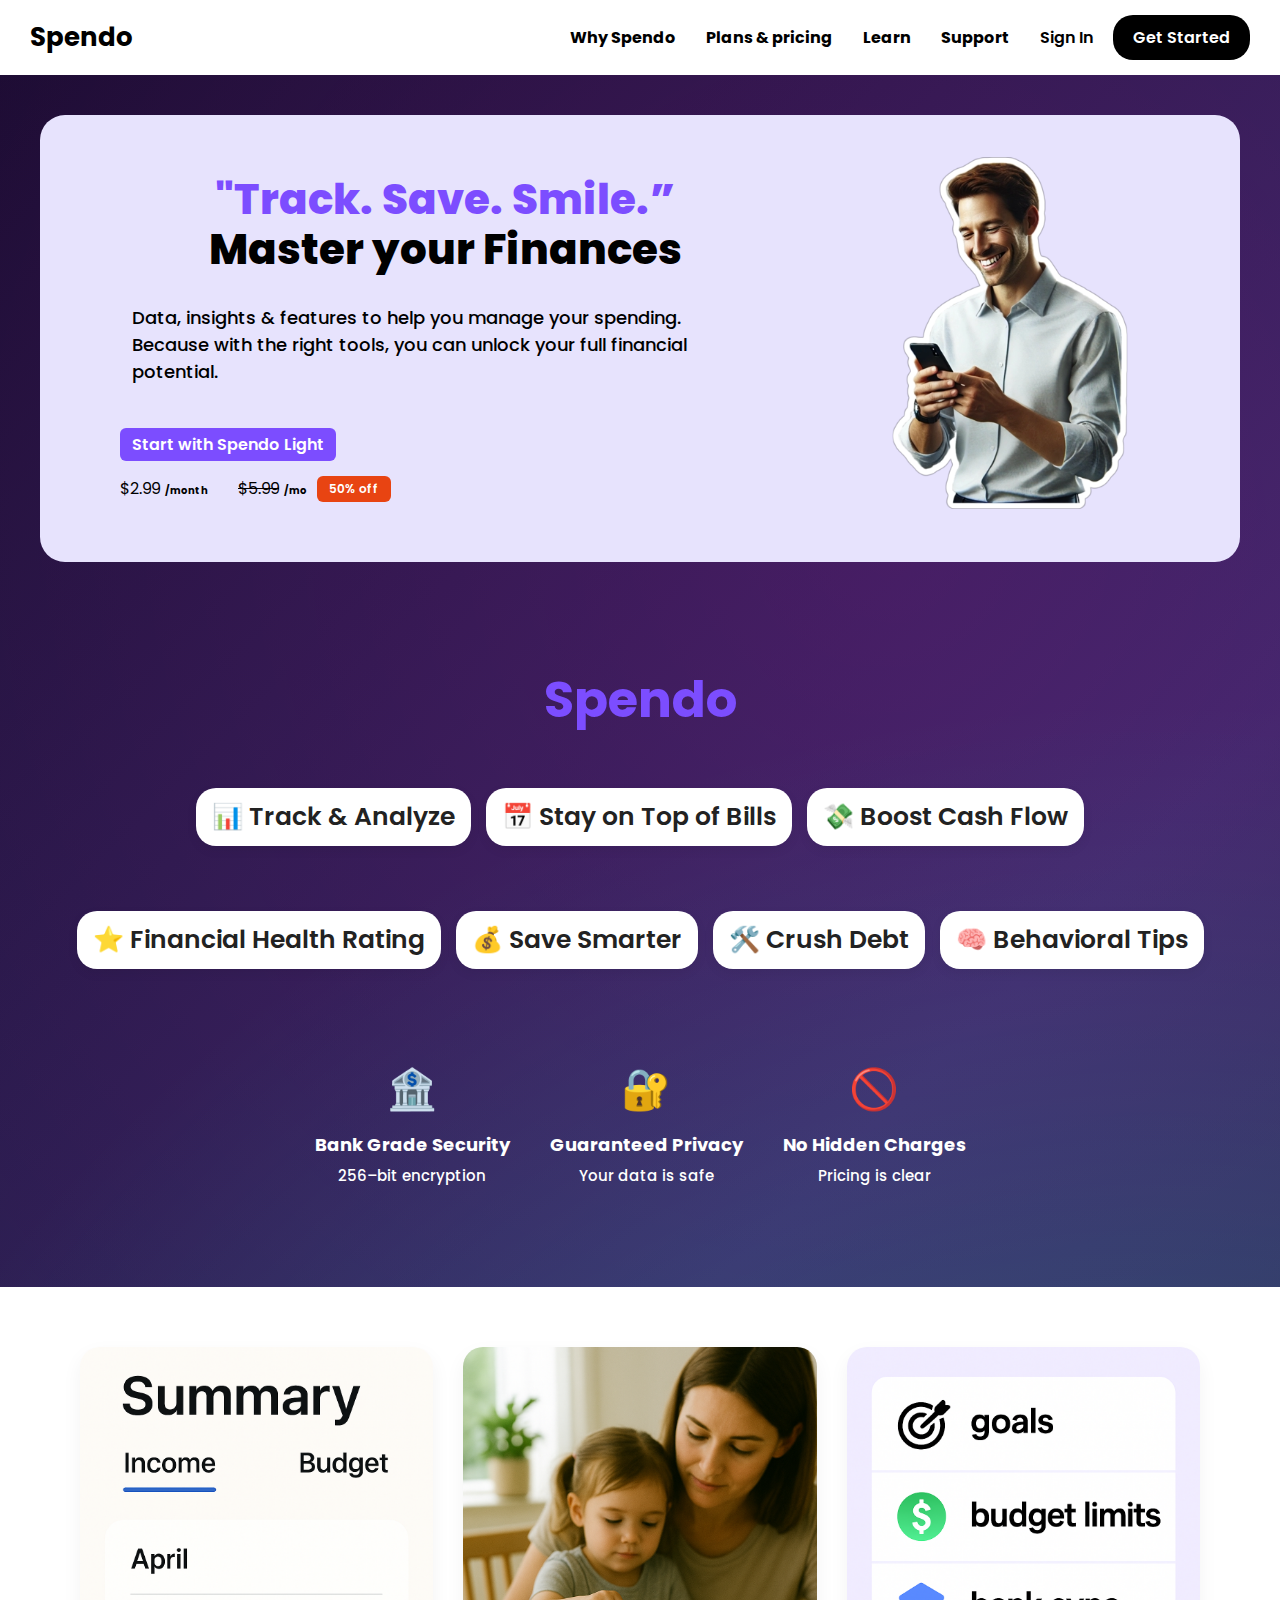
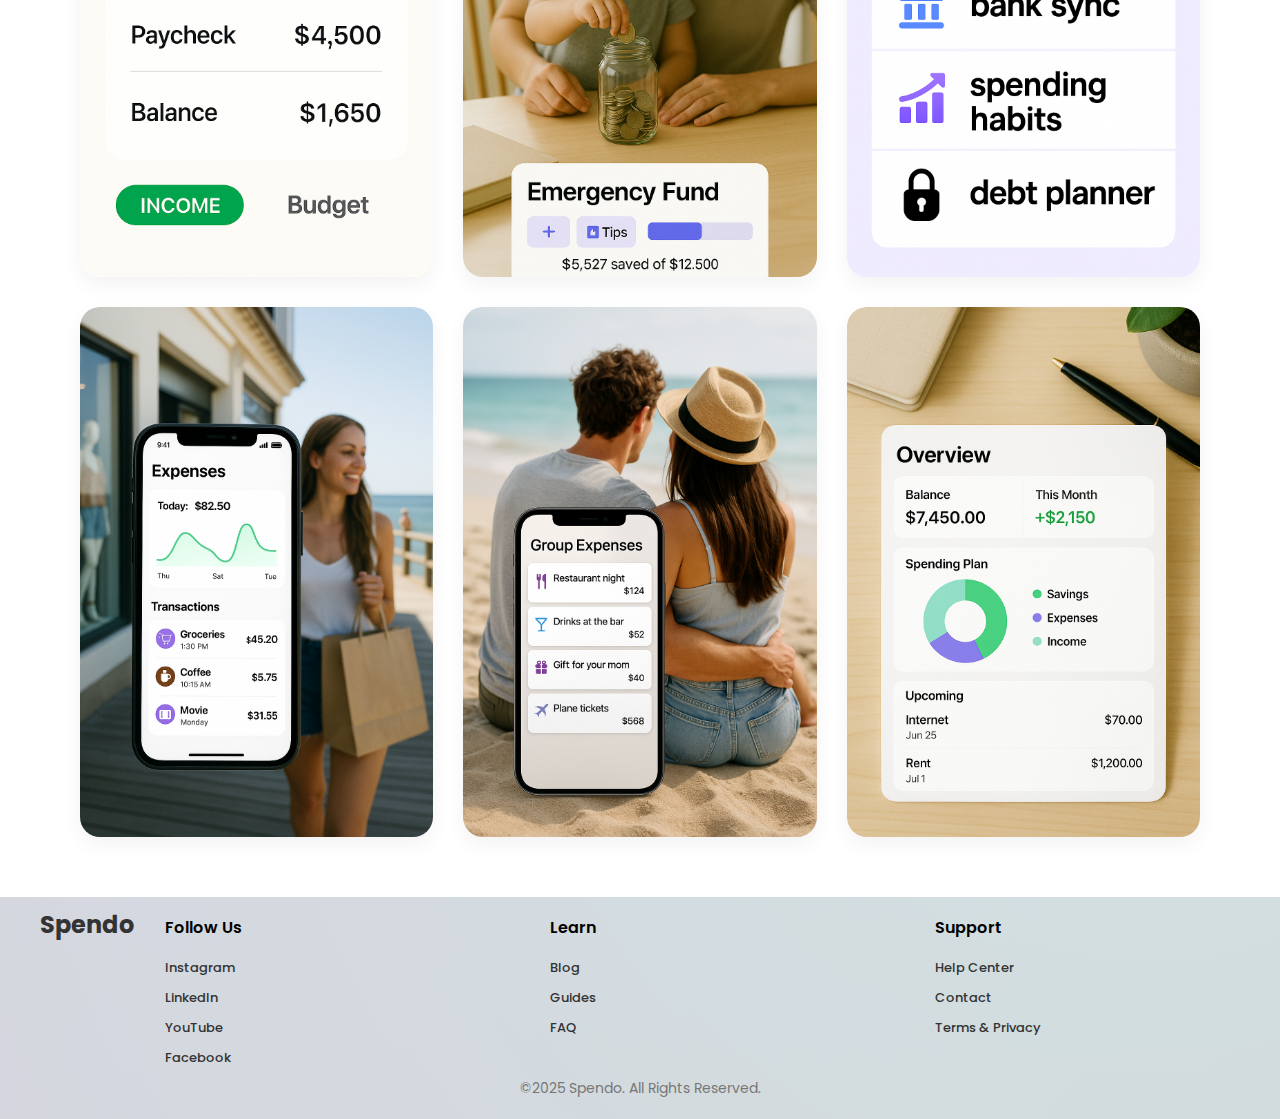
<file: index.html>
<!DOCTYPE html>
<html lang="en">
<head>
  <meta charset="UTF-8" />
  <meta name="viewport" content="width=device-width, initial-scale=1.0" />
  <title>Spendo</title>
  <link rel="stylesheet" href="css/style.css" />
</head>
<body>

  <header class="header-container">
    <nav class="navbar">
      <a href="index.html" class="logo" aria-label="Homepage">Spendo</a>
      
      <!-- Hamburger toggle -->
      <input type="checkbox" id="menu-toggle" class="menu-toggle">
      <label for="menu-toggle" class="hamburger">&#9776;</label>

      <!-- Navigation -->
      <div class="nav-menu-container">
        <ul class="nav-menu">
          <li><a href="page/why-spendo.html">Why Spendo</a></li>
          <li><a href="page/plans-pricing.html">Plans & pricing</a></li>
          <li><a href="page/learn.html">Learn</a></li>
          <li><a href="page/support.html">Support</a></li>
        </ul>
        <div class="nav-right">
          <a href="page/sign-in.html" class="sign-in-button">Sign In</a>
          <a href="page/get-started.html" class="get-started">Get Started</a>
        </div>
      </div>
    </nav>
  </header>

  <main class="hero-container">
    <div class="hero-content">
      <h1>
        <span class="highlight">"Track. Save. Smile.”</span><br />
        Master your Finances
      </h1>
      <p class="description">
        <span>Data, insights & features to help you manage your spending.</span><br>
        <span>Because with the right tools, you can unlock your full financial potential.</span>
      </p>
      <a href="#" class="call-to-action">Start with Spendo Light</a>

      <div class="pricing">
        <div class="price-block">
          <div class="price">
            <span class="current-price">$2.99</span>
            <span class="per-month">/month</span>
          </div>
        </div>
        <div class="price-block">
          <div class="price">
            <span class="original-price"><del>$5.99</del></span>
            <span class="per-month">/mo</span>
          </div>
          <div class="discount">50% off</div>
        </div>
      </div>
    </div>

    <div class="hero-picture">
      <img src="./media/1845a26b-4111-4a23-b75d-d0c8fffa2e07.webp" alt="hero picture" />
    </div>
  </main>

  <!-- Combined Features + Trust Section -->
  
  <section class="features-trust-wrapper">
   
    <!-- Features -->
    <div class="features-section">
      <h2 class="features-title">Spendo</h2>
      <div class="features-tags">
        <span>📊 Track & Analyze</span>
        <span>📅 Stay on Top of Bills</span>
        <span>💸 Boost Cash Flow</span>
        <span>⭐ Financial Health Rating</span>
        <span>💰 Save Smarter</span>
        <span>🛠️ Crush Debt</span>
        <span>🧠 Behavioral Tips</span>
      </div>
    </div>

    <!-- Trust -->
    <div class="trust-row">
      <div class="trust-box">
        <span class="trust-icon">🏦</span>
        <div>
          <h3>Bank Grade Security</h3>
          <p>256–bit encryption</p>
        </div>
      </div>

      <div class="trust-box">
        <span class="trust-icon">🔐</span>
        <div>
          <h3>Guaranteed Privacy</h3>
          <p>Your data is safe</p>
        </div>
      </div>

      <div class="trust-box">
        <span class="trust-icon">🚫</span>
        <div>
          <h3>No Hidden Charges</h3>
          <p>Pricing is clear</p>
        </div>
      </div>
    </div>
  </section>

  <!-- Gallery -->
  <section class="gallery-section">
    <div class="gallery-grid">
      <div class="gallery-item"><img src="media/summary.png" alt="summary" /></div>
      <div class="gallery-item"><img src="media/emergency-fund.png" alt="emergency fund" /></div>
      <div class="gallery-item"><img src="media/features.png" alt="features" /></div>
      <div class="gallery-item"><img src="media/expenses.png" alt="expenses" /></div>
      <div class="gallery-item"><img src="media/group-expenses.png" alt="market value" /></div>
      <div class="gallery-item"><img src="media/overview.png" alt="overview" /></div>
    </div>
  </section>

  <!-- Footer -->
  <footer class="footer">
    <div class="footer-container">
      <div class="footer-left">
        <h2 class="footer-logo">Spendo</h2>
      </div>
      <div class="footer-links">
        <div class="footer-column">
          <h4>Follow Us</h4>
          <a href="#">Instagram</a>
          <a href="#">LinkedIn</a>
          <a href="#">YouTube</a>
          <a href="#">Facebook</a>
        </div>
        <div class="footer-column">
          <h4>Learn</h4>
          <a href="#">Blog</a>
          <a href="#">Guides</a>
          <a href="#">FAQ</a>
        </div>
        <div class="footer-column">
          <h4>Support</h4>
          <a href="#">Help Center</a>
          <a href="#">Contact</a>
          <a href="#">Terms & Privacy</a>
        </div>
      </div>
    </div>
    <div class="footer-bottom">
      <p>&copy;2025 Spendo. All Rights Reserved.</p>
    </div>
  </footer>

</body>
</html>
</file>
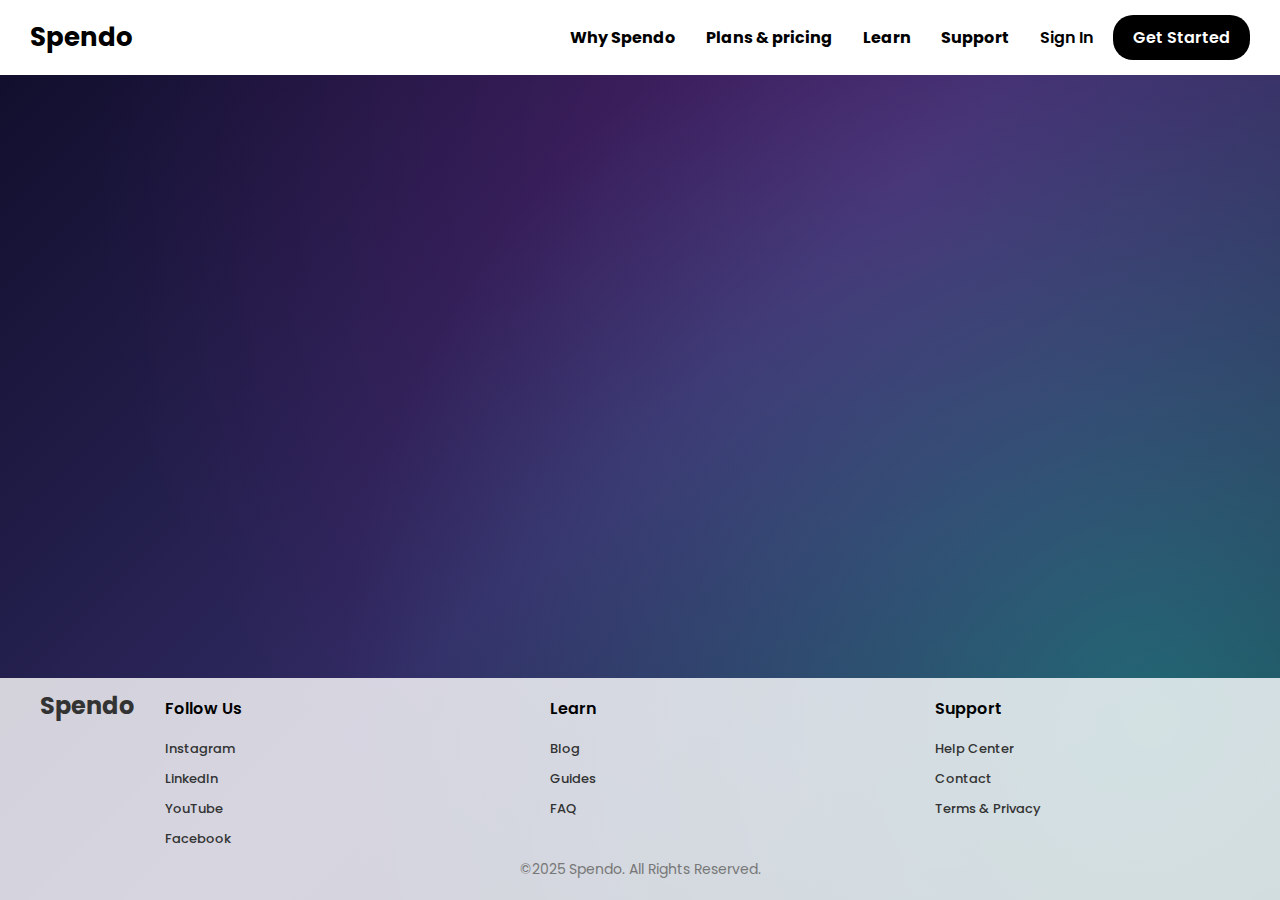
<file: page/get-started.html>
<!DOCTYPE html>
<html lang="en">
<head>
  <meta charset="UTF-8" />
  <meta name="viewport" content="width=device-width, initial-scale=1.0" />

  <!-- Fonts -->
  <style>
    @import url('https://fonts.googleapis.com/css2?family=Poppins:wght@700&display=swap');
  </style>

  <title>Get Started - Spendo</title>

  <!-- Stylesheet -->
  <link rel="stylesheet" href="../css/style.css" />
</head>

<body>
  <!-- Header -->
  <header class="header-container">
    <nav class="navbar">
      <a href="../index.html" class="logo">Spendo</a>

      <!-- Hamburger toggle -->
      <input type="checkbox" id="menu-toggle" class="menu-toggle" />
      <label for="menu-toggle" class="hamburger">&#9776;</label>

      <!-- Nav items -->
      <div class="nav-menu-container">
        <ul class="nav-menu">
          <li><a href="./why-spendo.html">Why Spendo</a></li>
          <li><a href="./plans-pricing.html">Plans & pricing</a></li>
          <li><a href="./learn.html">Learn</a></li>
          <li><a href="./support.html">Support</a></li>
        </ul>

        <div class="nav-right">
          <a href="./sign-in.html" class="sign-in-button">Sign In</a>
          <a href="./get-started.html" class="get-started">Get Started</a>
        </div>
      </div>
    </nav>
  </header>

  <!-- Page content here -->
  <main>
    <!-- Add your Get Started content here -->
  </main>

  <!-- Footer -->
  <footer class="footer">
    <div class="footer-container">
      <div class="footer-left">
        <h2 class="footer-logo">Spendo</h2>
      </div>

      <div class="footer-links">
        <div class="footer-column">
          <h4>Follow Us</h4>
          <a href="#"><i class="fa-brands fa-instagram"></i> Instagram</a>
          <a href="#"><i class="fa-brands fa-linkedin-in"></i> LinkedIn</a>
          <a href="#"><i class="fa-brands fa-youtube"></i> YouTube</a>
          <a href="#"><i class="fa-brands fa-facebook"></i> Facebook</a>
        </div>

        <div class="footer-column">
          <h4>Learn</h4>
          <a href="#">Blog</a>
          <a href="#">Guides</a>
          <a href="#">FAQ</a>
        </div>

        <div class="footer-column">
          <h4>Support</h4>
          <a href="#">Help Center</a>
          <a href="#">Contact</a>
          <a href="#">Terms & Privacy</a>
        </div>
      </div>
    </div>

    <div class="footer-bottom">
      <p>&copy;2025 Spendo. All Rights Reserved.</p>
    </div>
  </footer>
</body>
</html>
</file>
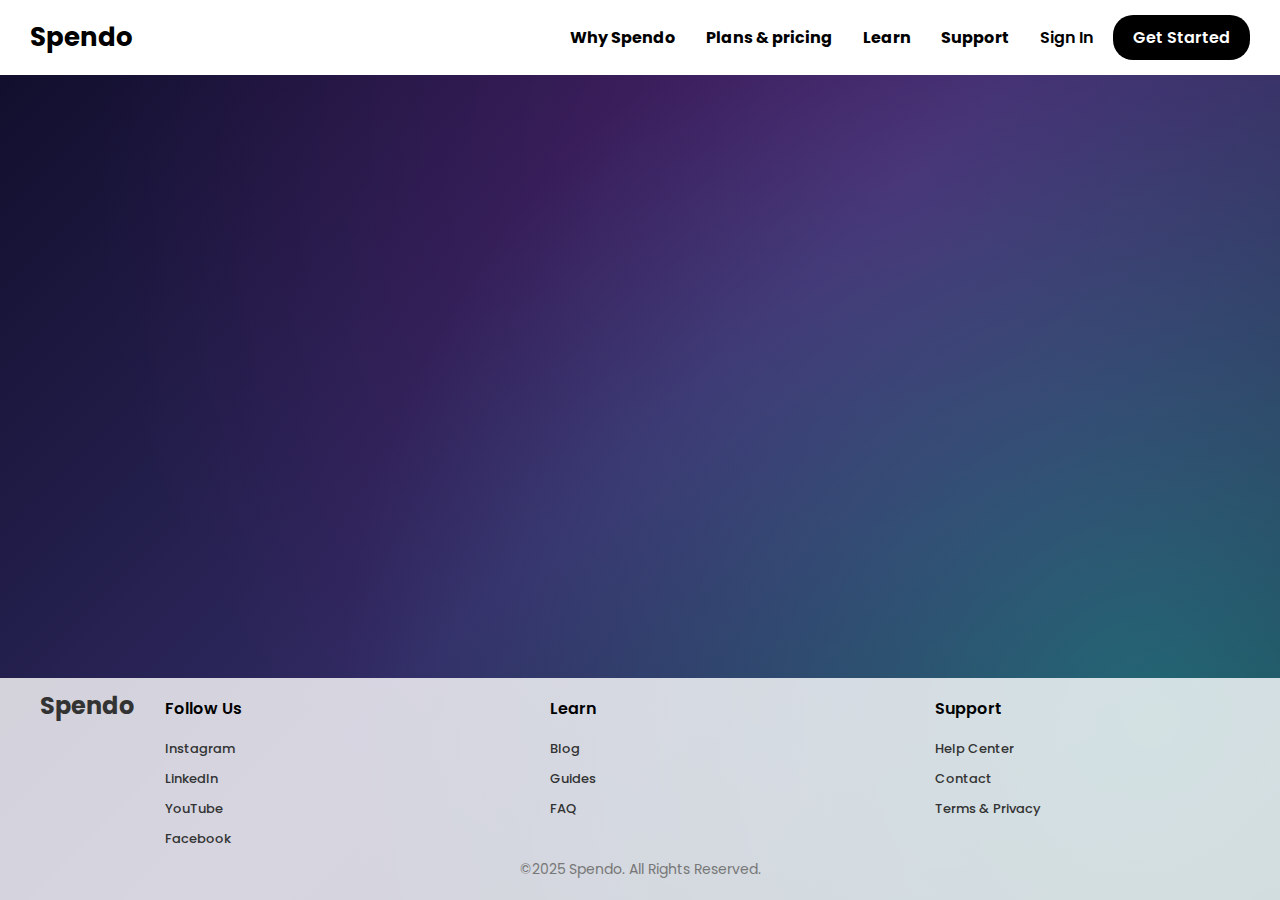
<file: page/learn.html>
<!DOCTYPE html>
<html lang="en">
<head>
  <meta charset="UTF-8" />
  <meta name="viewport" content="width=device-width, initial-scale=1.0" />

  <!-- Imported Google Fonts -->
  <style>
    @import url('https://fonts.googleapis.com/css2?family=Poppins:wght@700&display=swap');
  </style>

  <title>Learn - Spendo</title>

  <!-- Link to CSS -->
  <link rel="stylesheet" href="../css/style.css" />
</head>

<body>
  <!-- Header -->
  <header class="header-container">
    <nav class="navbar">
      <a href="../index.html" class="logo">Spendo</a>

      <!-- Hamburger toggle -->
      <input type="checkbox" id="menu-toggle" class="menu-toggle" />
      <label for="menu-toggle" class="hamburger">&#9776;</label>

      <!-- Navigation items -->
      <div class="nav-menu-container">
        <ul class="nav-menu">
          <li><a href="./why-spendo.html">Why Spendo</a></li>
          <li><a href="./plans-pricing.html">Plans & pricing</a></li>
          <li><a href="./learn.html">Learn</a></li>
          <li><a href="./support.html">Support</a></li>
        </ul>

        <div class="nav-right">
          <a href="./sign-in.html" class="sign-in-button">Sign In</a>
          <a href="./get-started.html" class="get-started">Get Started</a>
        </div>
      </div>
    </nav>
  </header>

  <!-- Main content -->
  <main>
    <!-- Add your Learn content here -->
  </main>

  <!-- Footer -->
  <footer class="footer">
    <div class="footer-container">
      <div class="footer-left">
        <h2 class="footer-logo">Spendo</h2>
      </div>

      <div class="footer-links">
        <div class="footer-column">
          <h4>Follow Us</h4>
          <a href="#"><i class="fa-brands fa-instagram"></i> Instagram</a>
          <a href="#"><i class="fa-brands fa-linkedin-in"></i> LinkedIn</a>
          <a href="#"><i class="fa-brands fa-youtube"></i> YouTube</a>
          <a href="#"><i class="fa-brands fa-facebook"></i> Facebook</a>
        </div>

        <div class="footer-column">
          <h4>Learn</h4>
          <a href="#">Blog</a>
          <a href="#">Guides</a>
          <a href="#">FAQ</a>
        </div>

        <div class="footer-column">
          <h4>Support</h4>
          <a href="#">Help Center</a>
          <a href="#">Contact</a>
          <a href="#">Terms & Privacy</a>
        </div>
      </div>
    </div>

    <div class="footer-bottom">
      <p>&copy;2025 Spendo. All Rights Reserved.</p>
    </div>
  </footer>
</body>
</html>
</file>
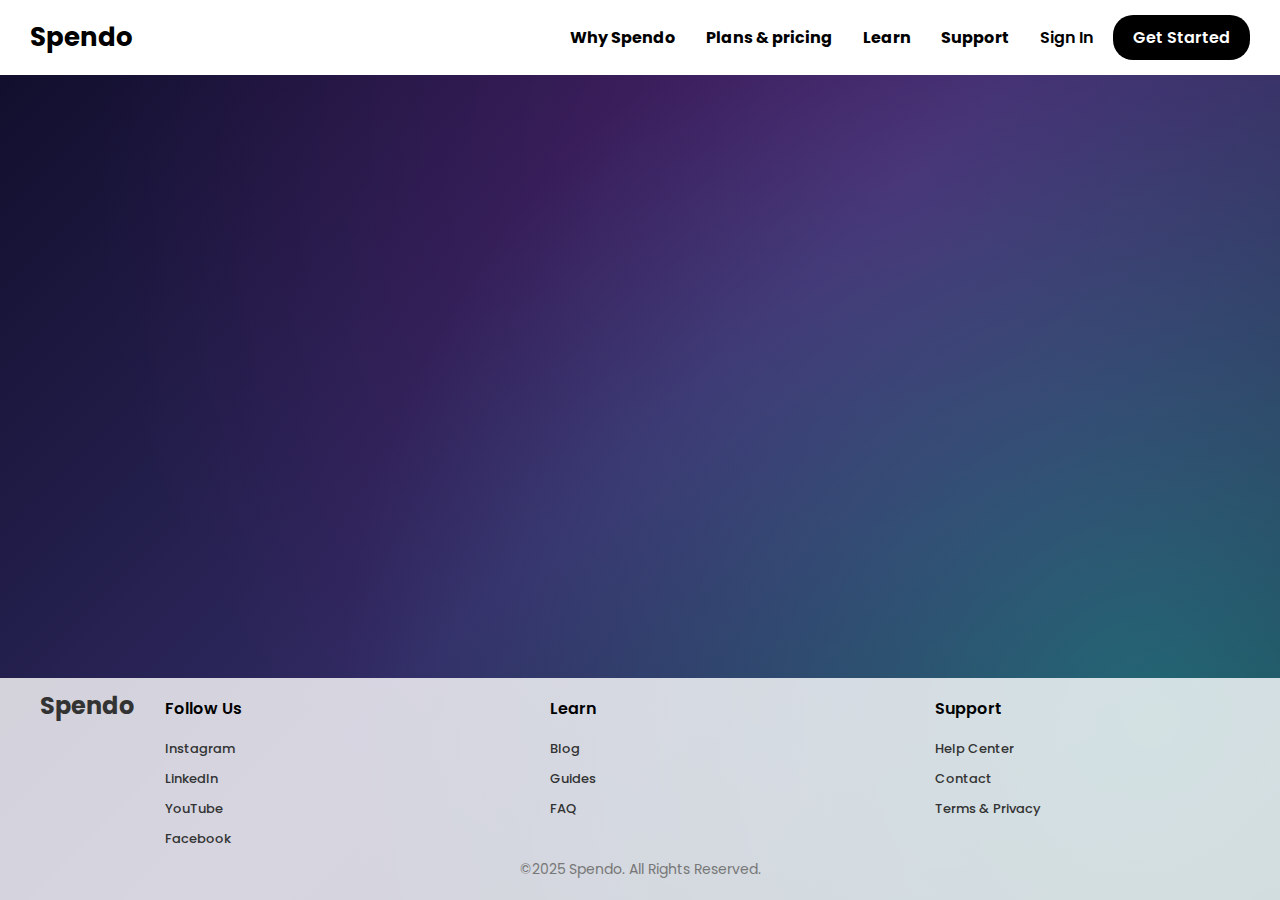
<file: page/plans-pricing.html>
<!DOCTYPE html>
<html lang="en">
<head>
  <meta charset="UTF-8" />
  <meta name="viewport" content="width=device-width, initial-scale=1.0" />

  <!-- Imported Google Fonts -->
  <style>
    @import url('https://fonts.googleapis.com/css2?family=Poppins:wght@700&display=swap');
  </style>

  <title>Plans & Pricing - Spendo</title>

  <!-- Link CSS -->
  <link rel="stylesheet" href="../css/style.css" />
</head>

<body>
  <!-- Header -->
  <header class="header-container">
    <nav class="navbar">
      <a href="../index.html" class="logo">Spendo</a>

      <!-- Hamburger toggle -->
      <input type="checkbox" id="menu-toggle" class="menu-toggle" />
      <label for="menu-toggle" class="hamburger">&#9776;</label>

      <!-- Navigation items -->
      <div class="nav-menu-container">
        <ul class="nav-menu">
          <li><a href="./why-spendo.html">Why Spendo</a></li>
          <li><a href="./plans-pricing.html">Plans & pricing</a></li>
          <li><a href="./learn.html">Learn</a></li>
          <li><a href="./support.html">Support</a></li>
        </ul>

        <div class="nav-right">
          <a href="./sign-in.html" class="sign-in-button">Sign In</a>
          <a href="./get-started.html" class="get-started">Get Started</a>
        </div>
      </div>
    </nav>
  </header>

  <!-- Main content -->
  <main>
    <!-- Add your pricing content here -->
  </main>

  <!-- Footer -->
  <footer class="footer">
    <div class="footer-container">
      <div class="footer-left">
        <h2 class="footer-logo">Spendo</h2>
      </div>

      <div class="footer-links">
        <div class="footer-column">
          <h4>Follow Us</h4>
          <a href="#"><i class="fa-brands fa-instagram"></i> Instagram</a>
          <a href="#"><i class="fa-brands fa-linkedin-in"></i> LinkedIn</a>
          <a href="#"><i class="fa-brands fa-youtube"></i> YouTube</a>
          <a href="#"><i class="fa-brands fa-facebook"></i> Facebook</a>
        </div>

        <div class="footer-column">
          <h4>Learn</h4>
          <a href="#">Blog</a>
          <a href="#">Guides</a>
          <a href="#">FAQ</a>
        </div>

        <div class="footer-column">
          <h4>Support</h4>
          <a href="#">Help Center</a>
          <a href="#">Contact</a>
          <a href="#">Terms & Privacy</a>
        </div>
      </div>
    </div>

    <div class="footer-bottom">
      <p>&copy;2025 Spendo. All Rights Reserved.</p>
    </div>
  </footer>
</body>
</html>
</file>
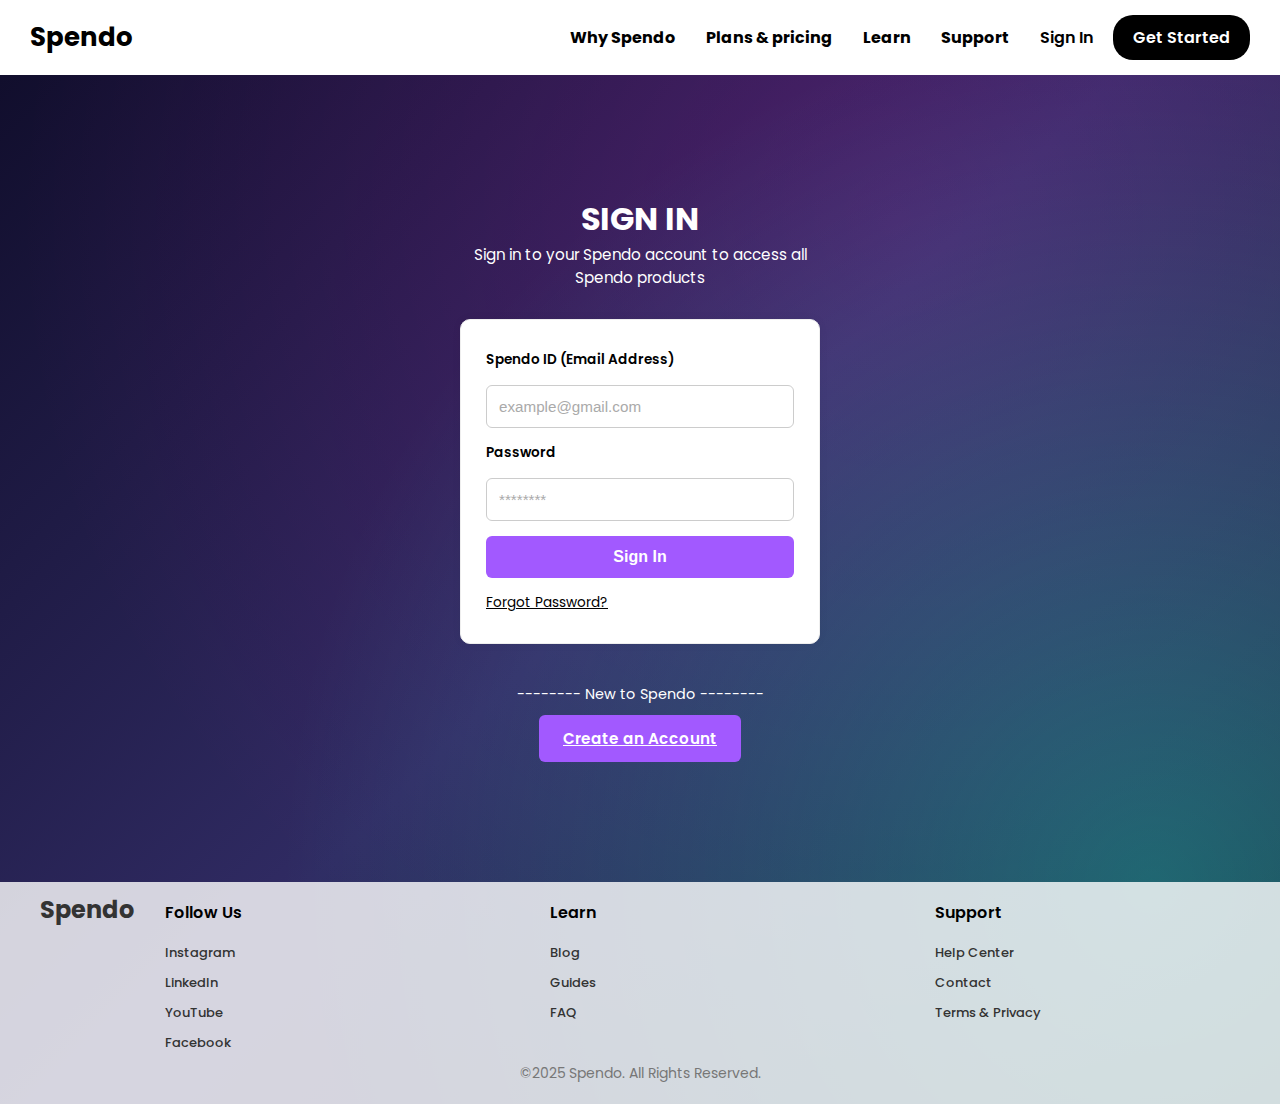
<file: page/sign-in.html>
<!DOCTYPE html>
<html lang="en">
<head>
  <meta charset="UTF-8" />
  <meta name="viewport" content="width=device-width, initial-scale=1.0" />

  <!-- Imported Google Fonts -->
  <style>
    @import url('https://fonts.googleapis.com/css2?family=Poppins:wght@700&display=swap');
  </style>

  <title>Sign In - Spendo</title>

  <!-- Link CSS file -->
  <link rel="stylesheet" href="../css/style.css" />
</head>

<body>
  <!-- Header -->
  <header class="header-container">
    <nav class="navbar">
      <a href="../index.html" class="logo">Spendo</a>

      <!-- Hamburger toggle -->
      <input type="checkbox" id="menu-toggle" class="menu-toggle" />
      <label for="menu-toggle" class="hamburger">&#9776;</label>

      <div class="nav-menu-container">
        <ul class="nav-menu">
          <li><a href="./why-spendo.html">Why Spendo</a></li>
          <li><a href="./plans-pricing.html">Plans & pricing</a></li>
          <li><a href="./learn.html">Learn</a></li>
          <li><a href="./support.html">Support</a></li>
        </ul>

        <div class="nav-right">
          <a href="./sign-in.html" class="sign-in-button">Sign In</a>
          <a href="./get-started.html" class="get-started">Get Started</a>
        </div>
      </div>
    </nav>
  </header>

  <!-- Main content -->
  <main class="sign-in-container">
    <h1 class="sing-in-title">SIGN IN</h1>
    <p class="sign-in-text">Sign in to your Spendo account to access all Spendo products</p>

    <!-- Form -->
    <form class="sign-in-form">
      <label for="email">Spendo ID (Email Address)</label>
      <input type="email" id="email" name="email" placeholder="example@gmail.com" required />

      <label for="password">Password</label>
      <input type="password" id="password" name="password" placeholder="********" required />

      <button type="submit" class="sign-in-button-form">Sign In</button>
      <a href="#" class="forgot-password">Forgot Password?</a>
    </form>

    <div class="create-account">
      <p>-------- New to Spendo --------</p>
      <a href="#" class="create-account-button">Create an Account</a>
    </div>
  </main>

  <!-- Footer -->
  <footer class="footer">
    <div class="footer-container">
      <div class="footer-left">
        <h2 class="footer-logo">Spendo</h2>
      </div>

      <div class="footer-links">
        <div class="footer-column">
          <h4>Follow Us</h4>
          <a href="#"><i class="fa-brands fa-instagram"></i> Instagram</a>
          <a href="#"><i class="fa-brands fa-linkedin-in"></i> LinkedIn</a>
          <a href="#"><i class="fa-brands fa-youtube"></i> YouTube</a>
          <a href="#"><i class="fa-brands fa-facebook"></i> Facebook</a>
        </div>

        <div class="footer-column">
          <h4>Learn</h4>
          <a href="#">Blog</a>
          <a href="#">Guides</a>
          <a href="#">FAQ</a>
        </div>

        <div class="footer-column">
          <h4>Support</h4>
          <a href="#">Help Center</a>
          <a href="#">Contact</a>
          <a href="#">Terms & Privacy</a>
        </div>
      </div>
    </div>

    <div class="footer-bottom">
      <p>&copy;2025 Spendo. All Rights Reserved.</p>
    </div>
  </footer>
</body>
</html>
</file>
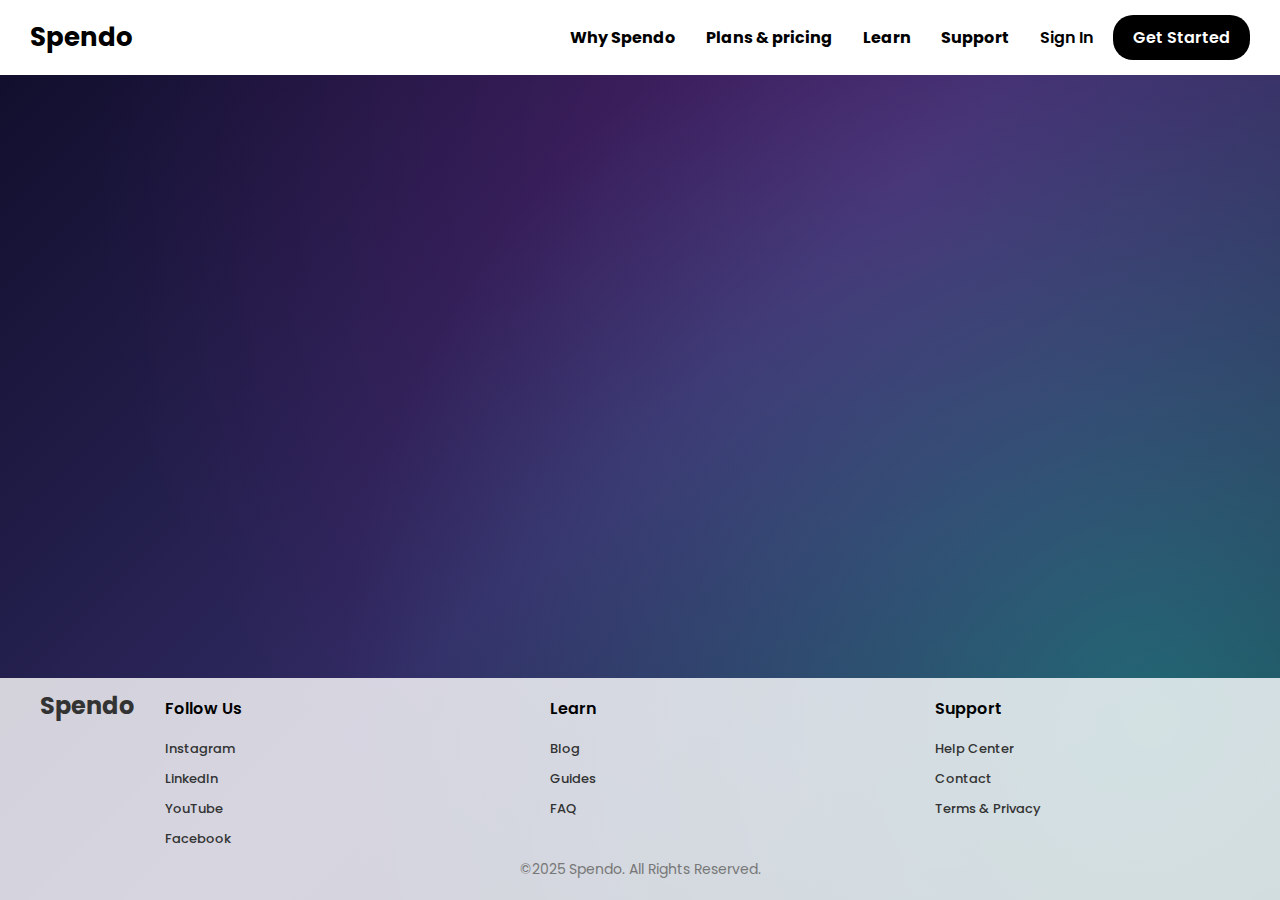
<file: page/support.html>
<!DOCTYPE html>
<html lang="en">
<head>
  <meta charset="UTF-8" />
  <meta name="viewport" content="width=device-width, initial-scale=1.0" />

  <!-- Imported Google Fonts -->
  <style>
    @import url('https://fonts.googleapis.com/css2?family=Poppins:wght@700&display=swap');
  </style>

  <title>Support - Spendo</title>

  <!-- Link CSS file -->
  <link rel="stylesheet" href="../css/style.css" />
</head>

<body>
  <!-- Header -->
  <header class="header-container">
    <nav class="navbar">
      <a href="../index.html" class="logo">Spendo</a>

      <!-- Hamburger toggle -->
      <input type="checkbox" id="menu-toggle" class="menu-toggle" />
      <label for="menu-toggle" class="hamburger">&#9776;</label>

      <div class="nav-menu-container">
        <ul class="nav-menu">
          <li><a href="./why-spendo.html">Why Spendo</a></li>
          <li><a href="./plans-pricing.html">Plans & pricing</a></li>
          <li><a href="./learn.html">Learn</a></li>
          <li><a href="./support.html">Support</a></li>
        </ul>

        <div class="nav-right">
          <a href="./sign-in.html" class="sign-in-button">Sign In</a>
          <a href="./get-started.html" class="get-started">Get Started</a>
        </div>
      </div>
    </nav>
  </header>

  <!-- Main content -->
  <main>
    <!-- Add your Support content here -->
  </main>

  <!-- Footer -->
  <footer class="footer">
    <div class="footer-container">
      <div class="footer-left">
        <h2 class="footer-logo">Spendo</h2>
      </div>

      <div class="footer-links">
        <div class="footer-column">
          <h4>Follow Us</h4>
          <a href="#"><i class="fa-brands fa-instagram"></i> Instagram</a>
          <a href="#"><i class="fa-brands fa-linkedin-in"></i> LinkedIn</a>
          <a href="#"><i class="fa-brands fa-youtube"></i> YouTube</a>
          <a href="#"><i class="fa-brands fa-facebook"></i> Facebook</a>
        </div>

        <div class="footer-column">
          <h4>Learn</h4>
          <a href="#">Blog</a>
          <a href="#">Guides</a>
          <a href="#">FAQ</a>
        </div>

        <div class="footer-column">
          <h4>Support</h4>
          <a href="#">Help Center</a>
          <a href="#">Contact</a>
          <a href="#">Terms & Privacy</a>
        </div>
      </div>
    </div>

    <div class="footer-bottom">
      <p>&copy;2025 Spendo. All Rights Reserved.</p>
    </div>
  </footer>
</body>
</html>
</file>
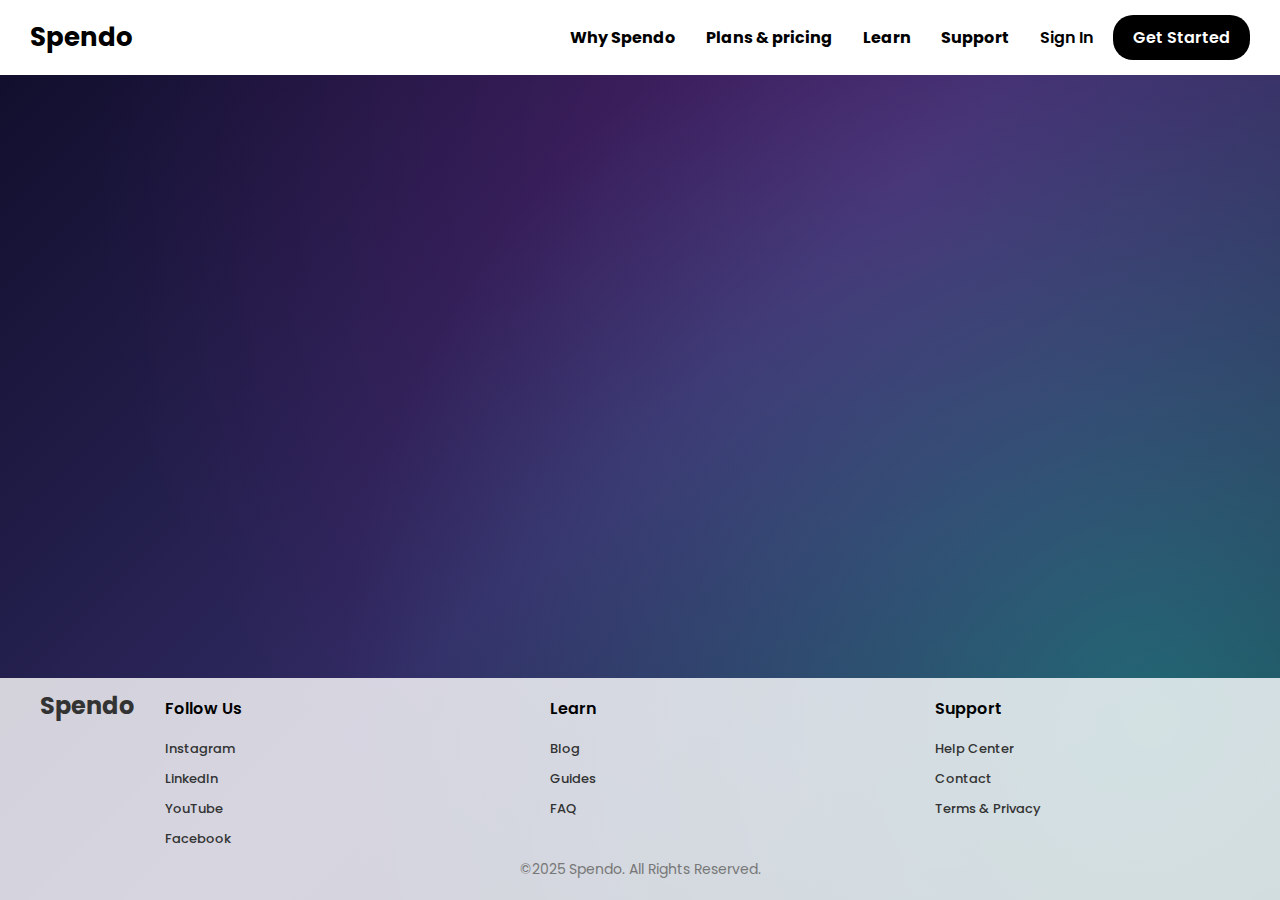
<file: page/why-spendo.html>
<!DOCTYPE html>
<html lang="en">
<head>
  <meta charset="UTF-8" />
  <meta name="viewport" content="width=device-width, initial-scale=1.0" />

  <!-- Imported Google Fonts -->
  <style>
    @import url('https://fonts.googleapis.com/css2?family=Poppins:wght@700&display=swap');
  </style>

  <title>Why Spendo?</title>

  <!-- Link CSS file -->
  <link rel="stylesheet" href="../css/style.css" />
</head>

<body>
  <!-- Header -->
  <header class="header-container">
    <nav class="navbar">
      <a href="../index.html" class="logo">Spendo</a>

      <!-- Hamburger toggle -->
      <input type="checkbox" id="menu-toggle" class="menu-toggle" />
      <label for="menu-toggle" class="hamburger">&#9776;</label>

      <div class="nav-menu-container">
        <ul class="nav-menu">
          <li><a href="./why-spendo.html">Why Spendo</a></li>
          <li><a href="./plans-pricing.html">Plans & pricing</a></li>
          <li><a href="./learn.html">Learn</a></li>
          <li><a href="./support.html">Support</a></li>
        </ul>

        <div class="nav-right">
          <a href="./sign-in.html" class="sign-in-button">Sign In</a>
          <a href="./get-started.html" class="get-started">Get Started</a>
        </div>
      </div>
    </nav>
  </header>

  <!-- Main content -->
  <main>
    <!-- Add your “Why Spendo” content here -->
  </main>

  <!-- Footer -->
  <footer class="footer">
    <div class="footer-container">
      <div class="footer-left">
        <h2 class="footer-logo">Spendo</h2>
      </div>

      <div class="footer-links">
        <div class="footer-column">
          <h4>Follow Us</h4>
          <a href="#"><i class="fa-brands fa-instagram"></i> Instagram</a>
          <a href="#"><i class="fa-brands fa-linkedin-in"></i> LinkedIn</a>
          <a href="#"><i class="fa-brands fa-youtube"></i> YouTube</a>
          <a href="#"><i class="fa-brands fa-facebook"></i> Facebook</a>
        </div>

        <div class="footer-column">
          <h4>Learn</h4>
          <a href="#">Blog</a>
          <a href="#">Guides</a>
          <a href="#">FAQ</a>
        </div>

        <div class="footer-column">
          <h4>Support</h4>
          <a href="#">Help Center</a>
          <a href="#">Contact</a>
          <a href="#">Terms & Privacy</a>
        </div>
      </div>
    </div>

    <div class="footer-bottom">
      <p>&copy;2025 Spendo. All Rights Reserved.</p>
    </div>
  </footer>
</body>
</html>
</file>
<file: css/style.css>
@import url('https://fonts.googleapis.com/css2?family=Poppins:wght@700&display=swap');

* {
  margin: 0;
  padding: 0;
  box-sizing: border-box;
}

body {
  font-family: "Poppins", system-ui, -apple-system, BlinkMacSystemFont, "Segoe UI", Roboto, sans-serif;
  min-height: 100vh;
  display: flex;
  flex-direction: column;
  background-image:
    radial-gradient(circle at 90% 80%, rgba(0, 255, 200, 0.3) 0%, transparent 60%),
    radial-gradient(circle at 70% 20%, rgba(255, 0, 200, 0.15) 0%, transparent 70%),
    linear-gradient(135deg, #0f0c29, #302b63, #24243e);
  background-repeat: no-repeat;
  background-size: auto;
  color: white;
}

a, button {
  transition: color 0.2s ease, background 0.2s ease;
}

a:focus, button:focus {
  outline: 2px solid #7c4dff;
  outline-offset: 2px;
}

.header-container {
  background-color: white;
  width: 100%;
  padding: 15px 30px;
}

.navbar {
  display: flex;
  justify-content: space-between;
  align-items: center;
  flex-wrap: wrap;
}

.logo {
  font-size: 26px;
  font-weight: 700;
  text-decoration: none;
  color: black;
}

.menu-toggle {
  display: none;
}

.hamburger {
  display: none;
  font-size: 28px;
  cursor: pointer;
  padding: 10px;
  user-select: none;
  color: #000;
}

.nav-menu-container {
  display: flex;
  gap: 30px;
  align-items: center;
}

.nav-menu {
  display: flex;
  list-style: none;
  gap: 30px;
}

.nav-menu li a {
  color: black;
  text-decoration: none;
  font-weight: bold;
  font-size: 16px;
}

.nav-right {
  display: flex;
  gap: 20px;
  align-items: center;
}

.sign-in-button {
  color: black;
  text-decoration: none;
  font-size: 16px;
  font-weight: 600;
}

.get-started {
  background-color: black;
  color: white;
  padding: 10px 20px;
  border-radius: 20px;
  text-decoration: none;
  font-size: 16px;
  font-weight: 600;
}

@media (max-width: 768px) {
  .hamburger {
    display: block;
  }

  .nav-menu-container {
    display: none;
    flex-direction: column;
    gap: 20px;
    padding: 20px;
    background-color: white;
    width: 100%;
    border-radius: 12px;
    box-shadow: 0 4px 12px rgba(0,0,0,0.1);
  }

  .menu-toggle:checked + .hamburger + .nav-menu-container {
    display: flex;
  }

  .nav-menu {
    flex-direction: column;
    align-items: flex-start;
    gap: 10px;
  }

  .nav-right {
    flex-direction: column;
    align-items: flex-start;
    gap: 10px;
  }
}

.hero-container {
  display: grid;
  grid-template-columns: 1fr auto;
  background-color: #e7e3fd;
  border-radius: 25px;
  margin: 40px;
  padding: 60px 80px;
  gap: 50px;
  max-width: 1300px;
  color: black;
}

.hero-content {
  max-width: 650px;
}

.hero-content h1 {
  font-size: 42px;
  font-weight: 800;
  line-height: 1.2;
  margin-bottom: 20px;
  text-align: center;
}

.highlight {
  color: #7c4dff;
}

.description {
  font-size: 18px;
  font-weight: 500;
  margin-bottom: 30px;
  padding: 8px 12px;
  display: inline-block;
}

.call-to-action {
  background-color: #7c4dff;
  color: white;
  padding: 4px 12px;
  border-radius: 6px;
  text-decoration: none;
  font-size: 16px;
  font-weight: 600;
  margin-top: 5px;
  display: inline-block;
}

.pricing {
  display: flex;
  flex-wrap: wrap;
  gap: 30px;
  align-items: flex-start;
}

.price-block {
  display: flex;
  align-items: flex-start;
}

.price {
  display: flex;
  gap: 5px;
  align-items: baseline;
  margin-top: 15px;
}

.current-price,
.original-price {
  font-size: 16px;
}

.per-month {
  font-size: 10px;
  font-weight: bold;
}

.discount {
  background-color: #e84412;
  color: white;
  font-size: 12px;
  padding: 4px 12px;
  font-weight: 600;
  border-radius: 6px;
  margin-left: 10px;
  margin-top: 15px;
  display: inline-block;
}

.hero-picture {
  max-width: 300px;
  transform: scaleX(-1) scale(1.25);
  margin-top: 10px;
}

.hero-picture img {
  display: block;
  width: 100%;
  height: auto;
}

.features-trust-wrapper {
  background-size: cover;
  color: white;
  padding: 60px 20px;
}

.features-title {
  text-align: center;
  font-size: 50px;
  font-weight: 700;
  margin-bottom: 50px;
  color: #7c4dff;
}

.features-tags {
  display: flex;
  flex-wrap: wrap;
  justify-content: center;
  gap: 15px;
  font-size: 50px;
}

.features-tags span {
  background-color: white;
  color: #222;
  font-size: 25px;
  font-weight: 600;
  padding: 10px 16px;
  border-radius: 20px;
  display: inline-flex;
  align-items: center;
  gap: 8px;
  box-shadow: 0 4px 12px rgba(0, 0, 0, 0.06);
  white-space: nowrap;
  margin-bottom: 50px;
}

.trust-row {
  display: flex;
  flex-wrap: wrap;
  justify-content: center;
  gap: 40px;
  max-width: 1100px;
  margin: 40px auto;
  text-align: center;
}

.trust-box {
  max-width: 220px;
  display: flex;
  flex-direction: column;
  align-items: center;
}

.trust-icon {
  font-size: 40px;
  margin-bottom: 12px;
}

.trust-box h3 {
  font-size: 18px;
  font-weight: 700;
  margin-bottom: 6px;
}

.trust-box p {
  font-size: 15px;
  font-weight: 500;
  margin: 0;
}

.gallery-section {
  padding: 60px 80px;
  background-color: #fff;
}

.gallery-grid {
  display: grid;
  grid-template-columns: repeat(auto-fit, minmax(280px, 1fr));
  gap: 30px;
  max-width: 1300px;
  margin: 0 auto;
}

.gallery-item {
  border-radius: 20px;
  overflow: hidden;
  box-shadow: 0 8px 20px rgba(0, 0, 0, 0.05);
  height: 100%;
  display: flex; 
}

.gallery-item img {
  width: 100%;
  height: 100%;
  object-fit: cover; 
  border-radius: 16px;
  display: block;
  box-shadow: 0 8px 24px rgba(0, 0, 0, 0.05);
}

footer {
  background-color: #ffffffcd;
  color: #333;
  font-family: "Poppins", sans-serif;
  padding: 10px 20px;
  margin-top: auto;
}

.footer-container {
  display: grid;
  grid-template-columns: auto 1fr;
  gap: 30px;
  align-items: baseline;
  max-width: 1200px;
  margin: 0 auto;
}

.footer-logo {
  font-size: 24px;
  font-weight: 700;
}

.footer-links {
  display: grid;
  grid-template-columns: repeat(3, 1fr);
  gap: 80px;
}

.footer-column {
  display: flex;
  flex-direction: column;
  gap: 10px;
}

.footer-column a {
  text-decoration: none;
  color: #333;
  font-size: 13px;
  font-weight: 500;
}

.footer-column a:hover {
  color: #7c4dff;
}

.footer-column h4 {
  font-size: 16px;
  font-weight: 600;
  color: black;
  margin-bottom: 8px;
}

.footer-bottom {
  text-align: center;
  font-size: 14px;
  color: #777;
  padding: 10px 0;
}

/* Sign-in Page */
.sign-in-container {
  max-width: 400px;
  margin: 100px auto;
  text-align: center;
  padding: 20px;
}

.logo-center {
  font-size: 32px;
  font-weight: 700;
  color: #a259ff;
  margin-bottom: 30px;
}

.sign-in-title {
  font-size: 1.2rem;
  font-weight: 700;
  color: #ffffff;
  margin-bottom: 10px;
}

.sign-in-text {
  font-size: 0.95rem;
  margin-bottom: 30px;
  color: #ffffff;
}

.sign-in-form {
  background: #fff;
  border: 1px solid #eee;
  border-radius: 10px;
  padding: 30px 25px;
  display: flex;
  flex-direction: column;
  gap: 15px;
  box-shadow: 0 0 10px rgba(0, 0, 0, 0.05);
}

.sign-in-form label {
  text-align: left;
  font-size: 0.85rem;
  font-weight: 600;
  color: #000;
}

.sign-in-form input {
  padding: 12px;
  font-size: 0.95rem;
  border: 1px solid #ccc;
  border-radius: 6px;
  color: #333;
  background-color: #fff;
}

.sign-in-form input::placeholder {
  color: #aaa;
}

.sign-in-button-form {
  background-color: #a259ff;
  color: white;
  font-size: 1rem;
  padding: 12px;
  border: none;
  border-radius: 6px;
  font-weight: 600;
  cursor: pointer;
  transition: background 0.3s ease;
}

.sign-in-button-form:hover {
  background-color: #9333ea;
}

.forgot-password {
  font-size: 0.85rem;
  text-align: left;
  color: #000;
  text-decoration: underline;
}

.create-account {
  margin-top: 40px;
}

.create-account p {
  color: #ffffff;
  font-size: 0.9rem;
  margin-bottom: 10px;
}

.create-account-button {
  display: inline-block;
  background-color: #a259ff;
  color: white;
  padding: 12px 24px;
  border-radius: 6px;
  font-size: 0.95rem;
  font-weight: 600;
  transition: background 0.3s ease;
}

.create-account-button:hover {
  background-color: #9333ea;
}

@media (max-width: 768px) {
  .hero-container {
    grid-template-columns: 1fr;
    text-align: center;
    padding: 30px 20px;
  }

  .hero-picture {
    transform: scaleX(-1);
  }

  .footer-container {
    grid-template-columns: 1fr;
    text-align: center;
  }

  .footer-links {
    grid-template-columns: 1fr;
  }

  .features-title {
    font-size: 32px;
  }

  .features-tags span {
    font-size: 16px;
    padding: 8px 12px;
    margin-bottom: 20px;
  }

  .gallery-section {
    padding: 30px 20px;
  }
}

@media (max-width: 480px) {
  .hero-content h1 {
    font-size: 22px;
  }

  .call-to-action,
  .get-started {
    font-size: 14px;
    padding: 10px 20px;
  }
}
</file>
